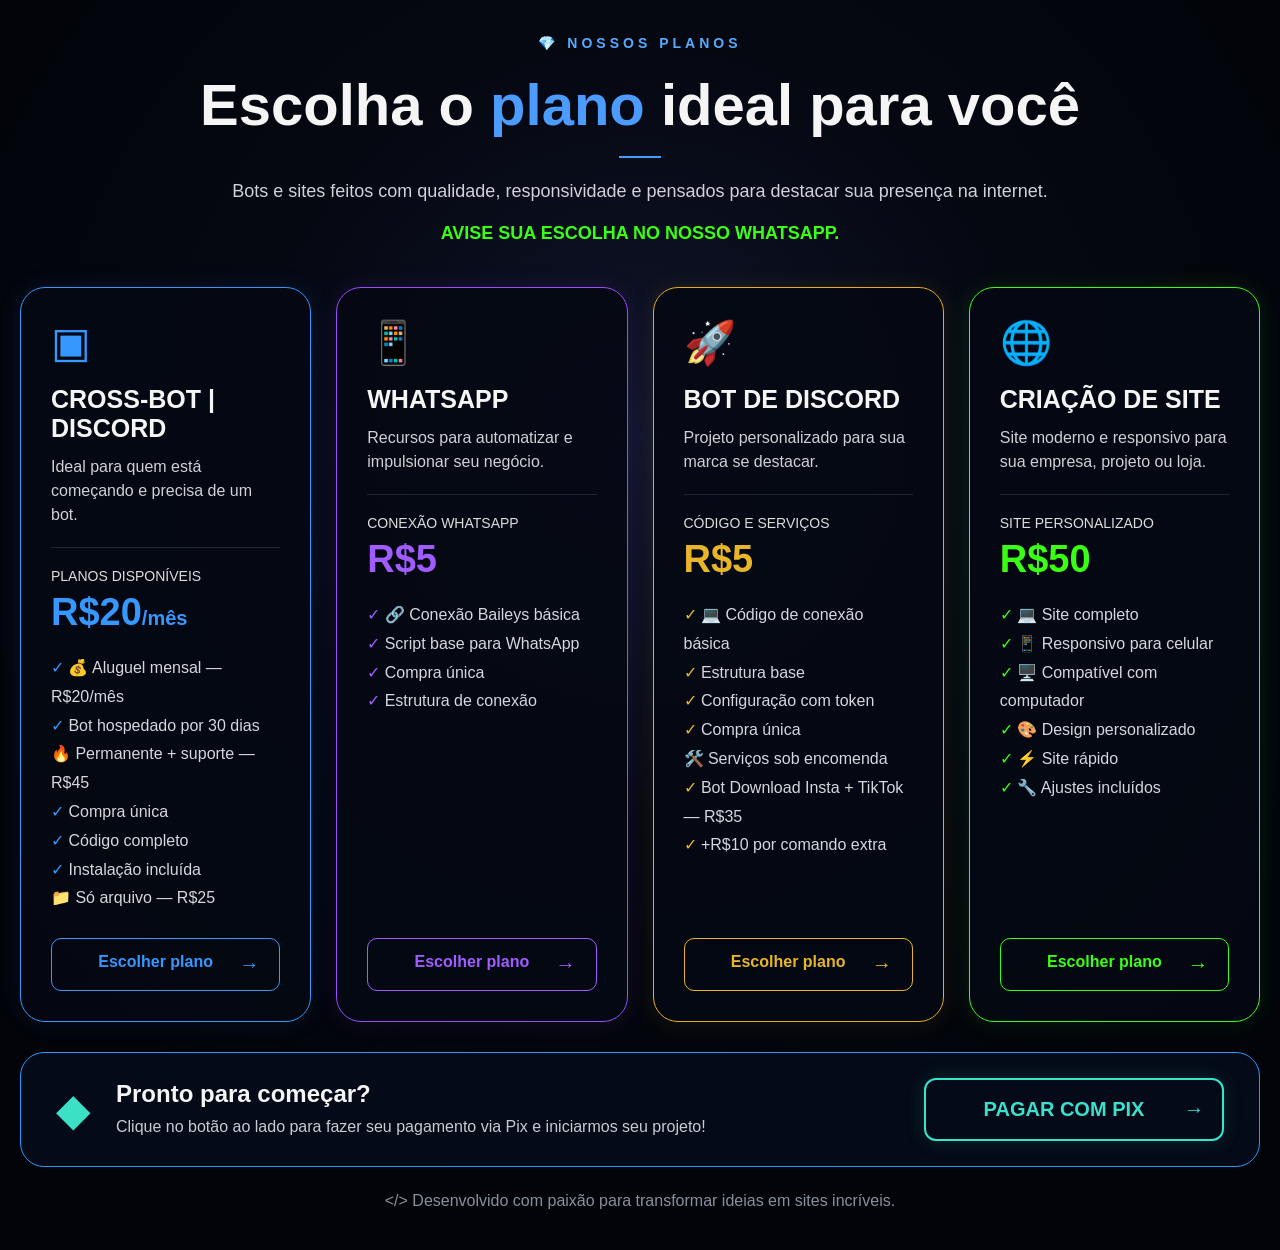
<file: menudevenda.html>
<!DOCTYPE html>
<html lang="pt-BR">
<head>
  <meta charset="UTF-8">
  <meta name="viewport" content="width=device-width, initial-scale=1.0">
  <link rel="stylesheet" href="menudevenda.css">
  <title>Nossos Planos</title>
</head>

<body>

<header>
  <div class="tag">💎 NOSSOS PLANOS</div>

  <h1>
    Escolha o <span>plano</span> ideal para você
  </h1>

  <div class="linha"></div>

  <p>
    Bots e sites feitos com qualidade,
    responsividade e pensados para destacar
    sua presença na internet.
  </p>

  <p class="aviso">
    AVISE SUA ESCOLHA NO NOSSO WHATSAPP.
  </p>
</header>


<main class="planos">

  <!-- 1 - CROSS BOT -->
  <div class="card azul">

    <div class="icone">▣</div>

    <h2>CROSS-BOT | DISCORD</h2>

    <p>
      Ideal para quem está começando
      e precisa de um bot.
    </p>

    <div class="linha-card"></div>

    <small>PLANOS DISPONÍVEIS</small>

    <div class="preco">
      R$20<span>/mês</span>
    </div>

    <ul>
      <li>✓ 💰 Aluguel mensal — R$20/mês</li>
      <li>✓ Bot hospedado por 30 dias</li>
      <li>🔥 Permanente + suporte — R$45</li>
      <li>✓ Compra única</li>
      <li>✓ Código completo</li>
      <li>✓ Instalação incluída</li>
      <li>📁 Só arquivo — R$25</li>
    </ul>

    <a class="btn" href="pix.html">
      Escolher plano <b>→</b>
    </a>

  </div>


  <!-- 2 - WHATSAPP -->
  <div class="card roxo">

    <div class="icone">📱</div>

    <h2>WHATSAPP</h2>

    <p>
      Recursos para automatizar
      e impulsionar seu negócio.
    </p>

    <div class="linha-card"></div>

    <small>CONEXÃO WHATSAPP</small>

    <div class="preco">
      R$5
    </div>

    <ul>
      <li>✓ 🔗 Conexão Baileys básica</li>
      <li>✓ Script base para WhatsApp</li>
      <li>✓ Compra única</li>
      <li>✓ Estrutura de conexão</li>
    </ul>

    <a class="btn" href="pix.html">
      Escolher plano <b>→</b>
    </a>

  </div>


  <!-- 3 - BOT DISCORD -->
  <div class="card dourado">

    <div class="icone">🚀</div>

    <h2>BOT DE DISCORD</h2>

    <p>
      Projeto personalizado para
      sua marca se destacar.
    </p>

    <div class="linha-card"></div>

    <small>CÓDIGO E SERVIÇOS</small>

    <div class="preco">
      R$5
    </div>

    <ul>
      <li>✓ 💻 Código de conexão básica</li>
      <li>✓ Estrutura base</li>
      <li>✓ Configuração com token</li>
      <li>✓ Compra única</li>
      <li>🛠️ Serviços sob encomenda</li>
      <li>✓ Bot Download Insta + TikTok — R$35</li>
      <li>✓ +R$10 por comando extra</li>
    </ul>

    <a class="btn" href="pix.html">
      Escolher plano <b>→</b>
    </a>

  </div>


  <!-- 4 - SITE -->
  <div class="card verde">

    <div class="icone">🌐</div>

    <h2>CRIAÇÃO DE SITE</h2>

    <p>
      Site moderno e responsivo para
      sua empresa, projeto ou loja.
    </p>

    <div class="linha-card"></div>

    <small>SITE PERSONALIZADO</small>

    <div class="preco">
      R$50
    </div>

    <ul>
      <li>✓ 💻 Site completo</li>
      <li>✓ 📱 Responsivo para celular</li>
      <li>✓ 🖥️ Compatível com computador</li>
      <li>✓ 🎨 Design personalizado</li>
      <li>✓ ⚡ Site rápido</li>
      <li>✓ 🔧 Ajustes incluídos</li>
    </ul>

    <a class="btn" href="pix.html">
      Escolher plano <b>→</b>
    </a>

  </div>

</main>


<!-- PIX -->

<section class="pix-box">

  <div class="pix-icon">◆</div>

  <div>
    <h2>Pronto para começar?</h2>

    <p>
      Clique no botão ao lado para fazer seu
      pagamento via Pix e iniciarmos seu projeto!
    </p>
  </div>

  <a href="pix.html" class="pix-btn">
    PAGAR COM PIX <b>→</b>
  </a>

</section>


<footer>
  &lt;/&gt; Desenvolvido com paixão para transformar
  ideias em sites incríveis.
</footer>

</body>
</html>
</file>
<file: menudevenda.css>
* {
  margin: 0;
  padding: 0;
  box-sizing: border-box;
}

body {
  min-height: 100vh;
  padding: 35px 20px;

  color: #f5f5f5;

  font-family: Arial, Helvetica, sans-serif;

  background:
    radial-gradient(
      circle at 50% 35%,
      #10152c 0,
      #050811 38%,
      #02040a 75%
    );
}


/* CABEÇALHO */

header {
  text-align: center;
  margin-bottom: 40px;
}

.tag {
  color: #55aaff;

  letter-spacing: 4px;

  font-size: 14px;

  font-weight: bold;

  margin-bottom: 20px;
}

h1 {
  font-size: clamp(34px, 5vw, 58px);

  margin-bottom: 18px;
}

h1 span {
  color: #4c9cff;
}

.linha {
  width: 42px;

  height: 2px;

  background: #459dff;

  margin: 0 auto 20px;
}

header p {
  color: #d0d2da;

  font-size: 18px;

  line-height: 1.5;
}

.aviso {
  margin-top: 15px;

  color: #39ff14 !important;

  font-weight: bold;
}


/* PLANOS */

.planos {
  max-width: 1400px;

  margin: auto;

  display: grid;

  grid-template-columns: repeat(4, 1fr);

  gap: 25px;
}


/* CARD */

.card {
  min-height: 580px;

  padding: 30px;

  border: 1px solid;

  border-radius: 25px;

  background: rgba(5, 9, 19, 0.88);

  box-shadow:
    0 15px 50px rgba(0, 0, 0, .35);

  display: flex;

  flex-direction: column;
}


/* CORES */

.azul {
  border-color: #3698ff;

  box-shadow:
    0 0 25px rgba(35, 140, 255, .10);
}

.roxo {
  border-color: #9a4cff;

  box-shadow:
    0 0 25px rgba(154, 76, 255, .10);
}

.dourado {
  border-color: #e5ae1b;

  box-shadow:
    0 0 25px rgba(229, 174, 27, .10);
}

.verde {
  border-color: #39ff14;

  box-shadow:
    0 0 25px rgba(57, 255, 20, .10);
}


/* ÍCONES */

.icone {
  font-size: 42px;

  margin-bottom: 18px;
}

.azul .icone,
.azul .preco {
  color: #3698ff;
}

.roxo .icone,
.roxo .preco {
  color: #a15cff;
}

.dourado .icone,
.dourado .preco {
  color: #e8b528;
}

.verde .icone,
.verde .preco {
  color: #39ff14;
}


/* TÍTULOS */

.card h2 {
  font-size: 25px;

  margin-bottom: 12px;
}

.card > p {
  color: #d0d0d5;

  line-height: 1.5;

  min-height: 48px;
}


/* LINHA */

.linha-card {
  height: 1px;

  background: #202532;

  margin: 20px 0;
}


/* PREÇO */

small {
  font-size: 14px;

  color: #ddd;
}

.preco {
  font-size: 38px;

  font-weight: bold;

  margin: 7px 0 20px;
}

.preco span {
  font-size: 20px;
}


/* LISTA */

ul {
  list-style: none;

  color: #d6d7dd;

  line-height: 1.8;

  margin-bottom: 25px;
}

.azul li::first-letter {
  color: #3599ff;
}

.roxo li::first-letter {
  color: #a45cff;
}

.dourado li::first-letter {
  color: #e9b72c;
}

.verde li::first-letter {
  color: #39ff14;
}


/* BOTÃO */

.btn {
  margin-top: auto;

  text-decoration: none;

  color: inherit;

  border: 1px solid currentColor;

  border-radius: 10px;

  padding: 14px 20px;

  text-align: center;

  font-weight: bold;

  transition: .25s;
}

.azul .btn {
  color: #3698ff;
}

.roxo .btn {
  color: #a15cff;
}

.dourado .btn {
  color: #e8b528;
}

.verde .btn {
  color: #39ff14;
}

.btn b {
  float: right;

  font-size: 20px;
}

.btn:hover {
  transform: translateY(-3px);

  background: rgba(255, 255, 255, .06);
}


/* PIX */

.pix-box {
  max-width: 1400px;

  margin: 30px auto 0;

  padding: 25px 35px;

  border: 1px solid #249aff;

  border-radius: 24px;

  background: rgba(5, 12, 25, .9);

  display: flex;

  align-items: center;

  gap: 25px;
}

.pix-icon {
  font-size: 45px;

  color: #3be0c5;
}

.pix-box h2 {
  margin-bottom: 7px;
}

.pix-box p {
  color: #c9cbd2;

  line-height: 1.5;
}

.pix-btn {
  margin-left: auto;

  min-width: 300px;

  text-align: center;

  padding: 18px;

  border: 2px solid #35e5cc;

  border-radius: 12px;

  color: #3be0cc;

  text-decoration: none;

  font-weight: bold;

  font-size: 20px;

  box-shadow:
    0 0 20px rgba(53, 229, 204, .15);

  transition: .25s;
}

.pix-btn b {
  float: right;
}

.pix-btn:hover {
  transform: scale(1.02);

  background: rgba(53, 229, 204, .08);
}


/* RODAPÉ */

footer {
  text-align: center;

  color: #89909d;

  margin: 25px 0 5px;
}


/* TABLET */

@media (max-width: 1100px) {

  .planos {
    grid-template-columns: repeat(2, 1fr);

    max-width: 800px;
  }

}


/* CELULAR */

@media (max-width: 600px) {

  body {
    padding: 25px 12px;
  }

  .planos {
    grid-template-columns: 1fr;

    max-width: 500px;
  }

  .card {
    min-height: auto;
  }

  .pix-box {
    flex-direction: column;

    text-align: center;
  }

  .pix-btn {
    margin-left: 0;

    width: 100%;

    min-width: 0;
  }

  header p br,
  .pix-box p br {
    display: none;
  }

}
</file>
